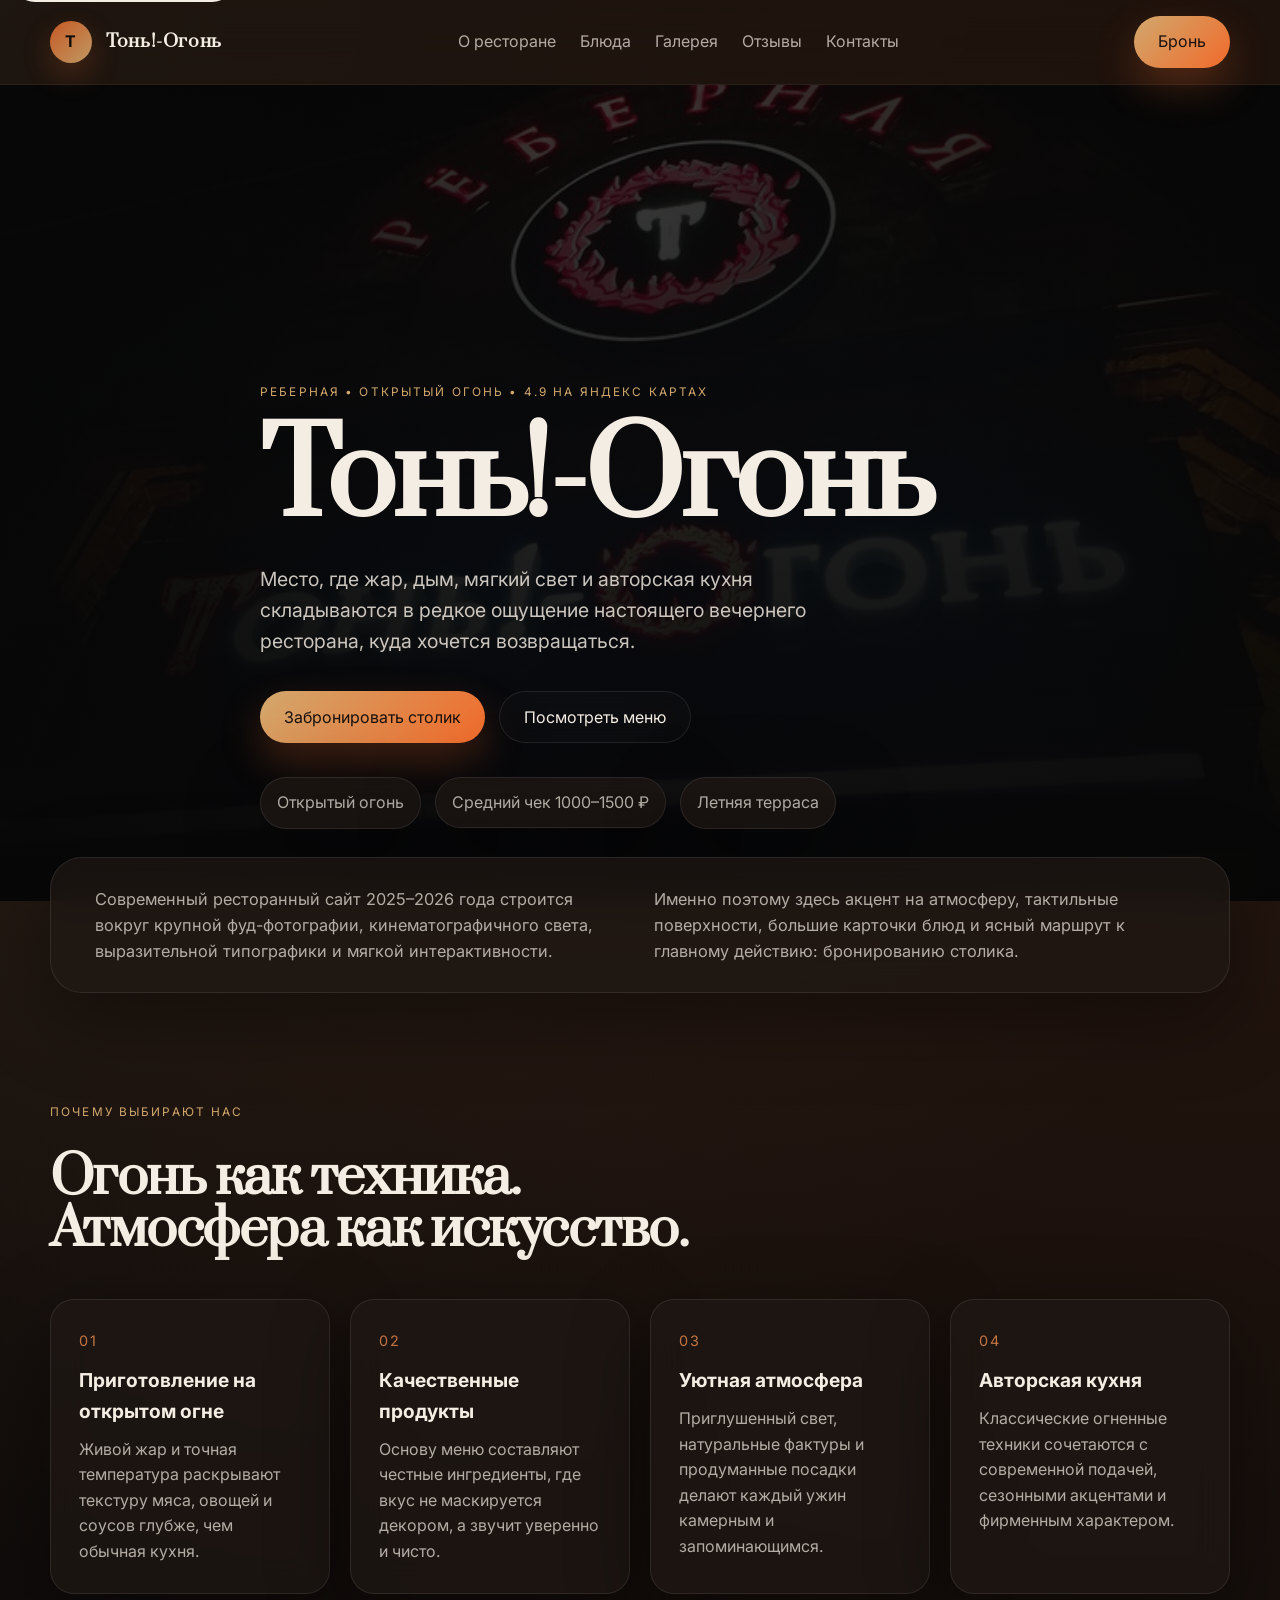
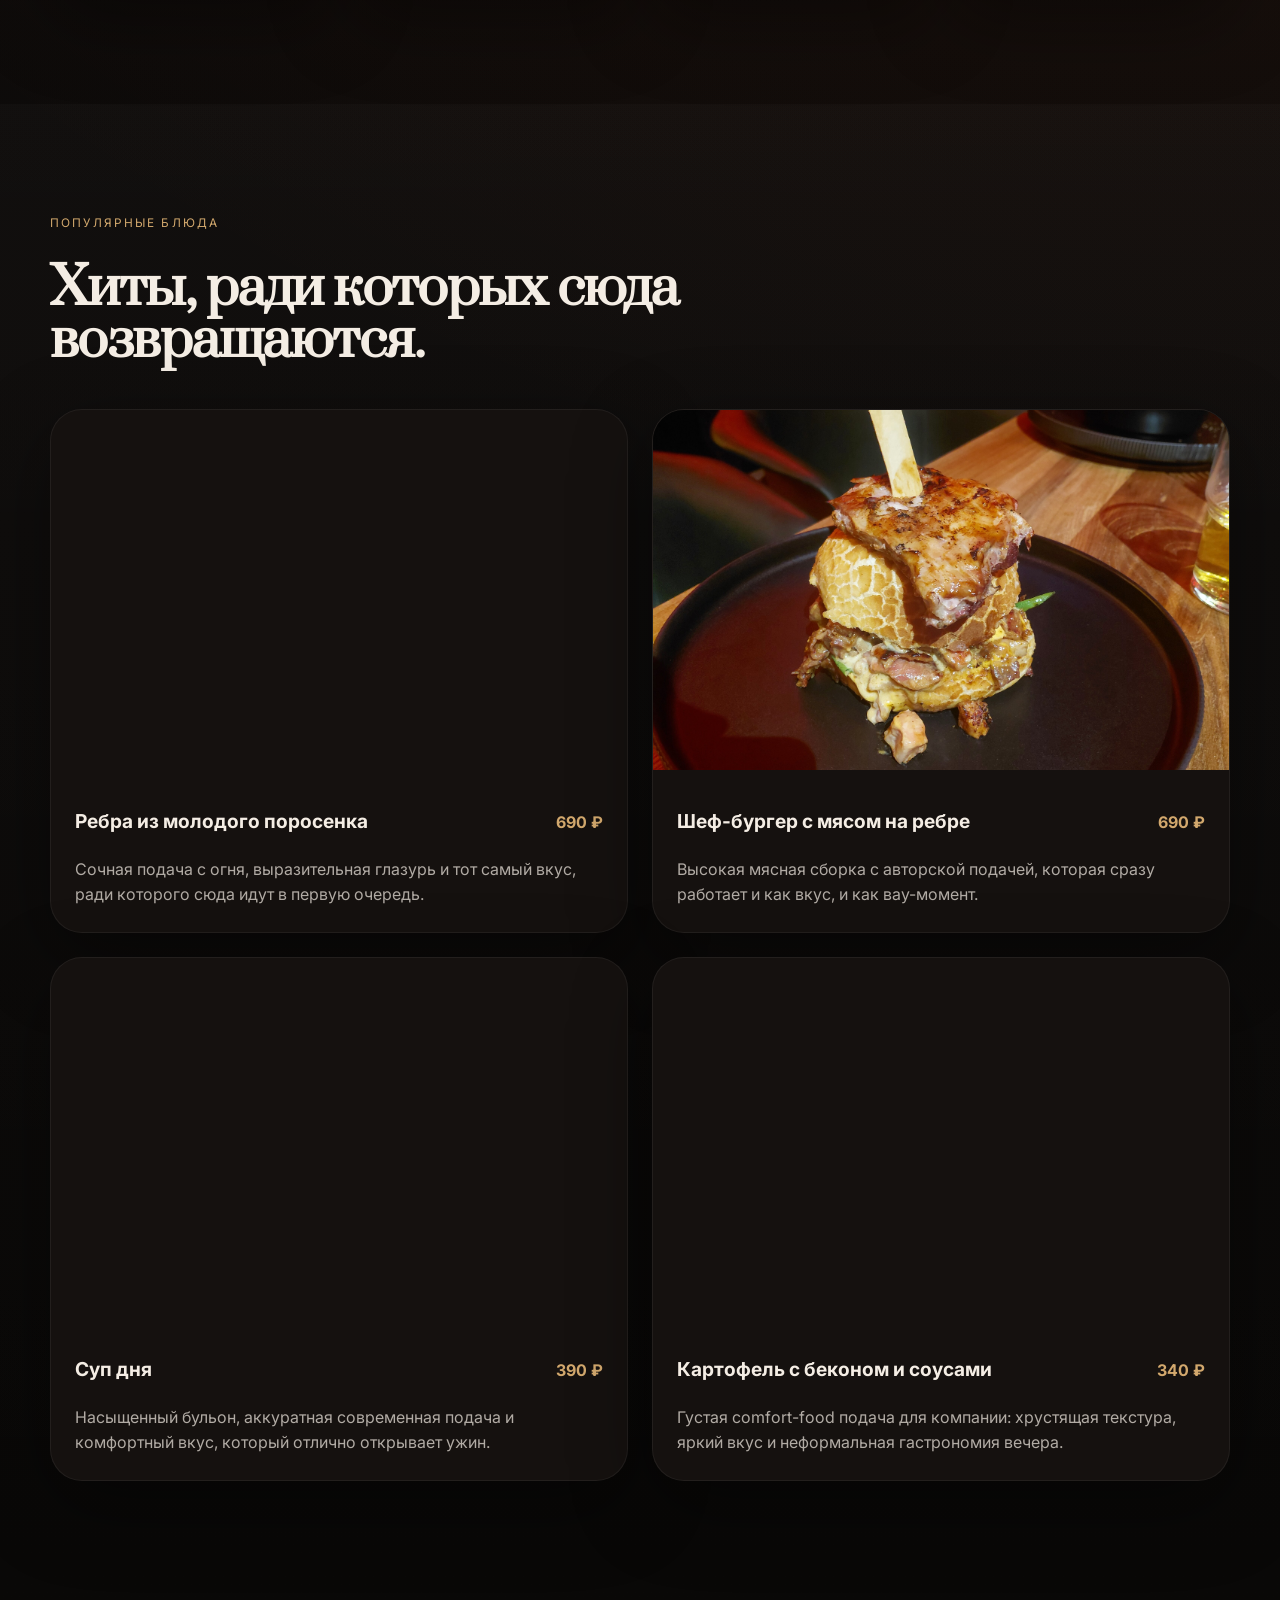
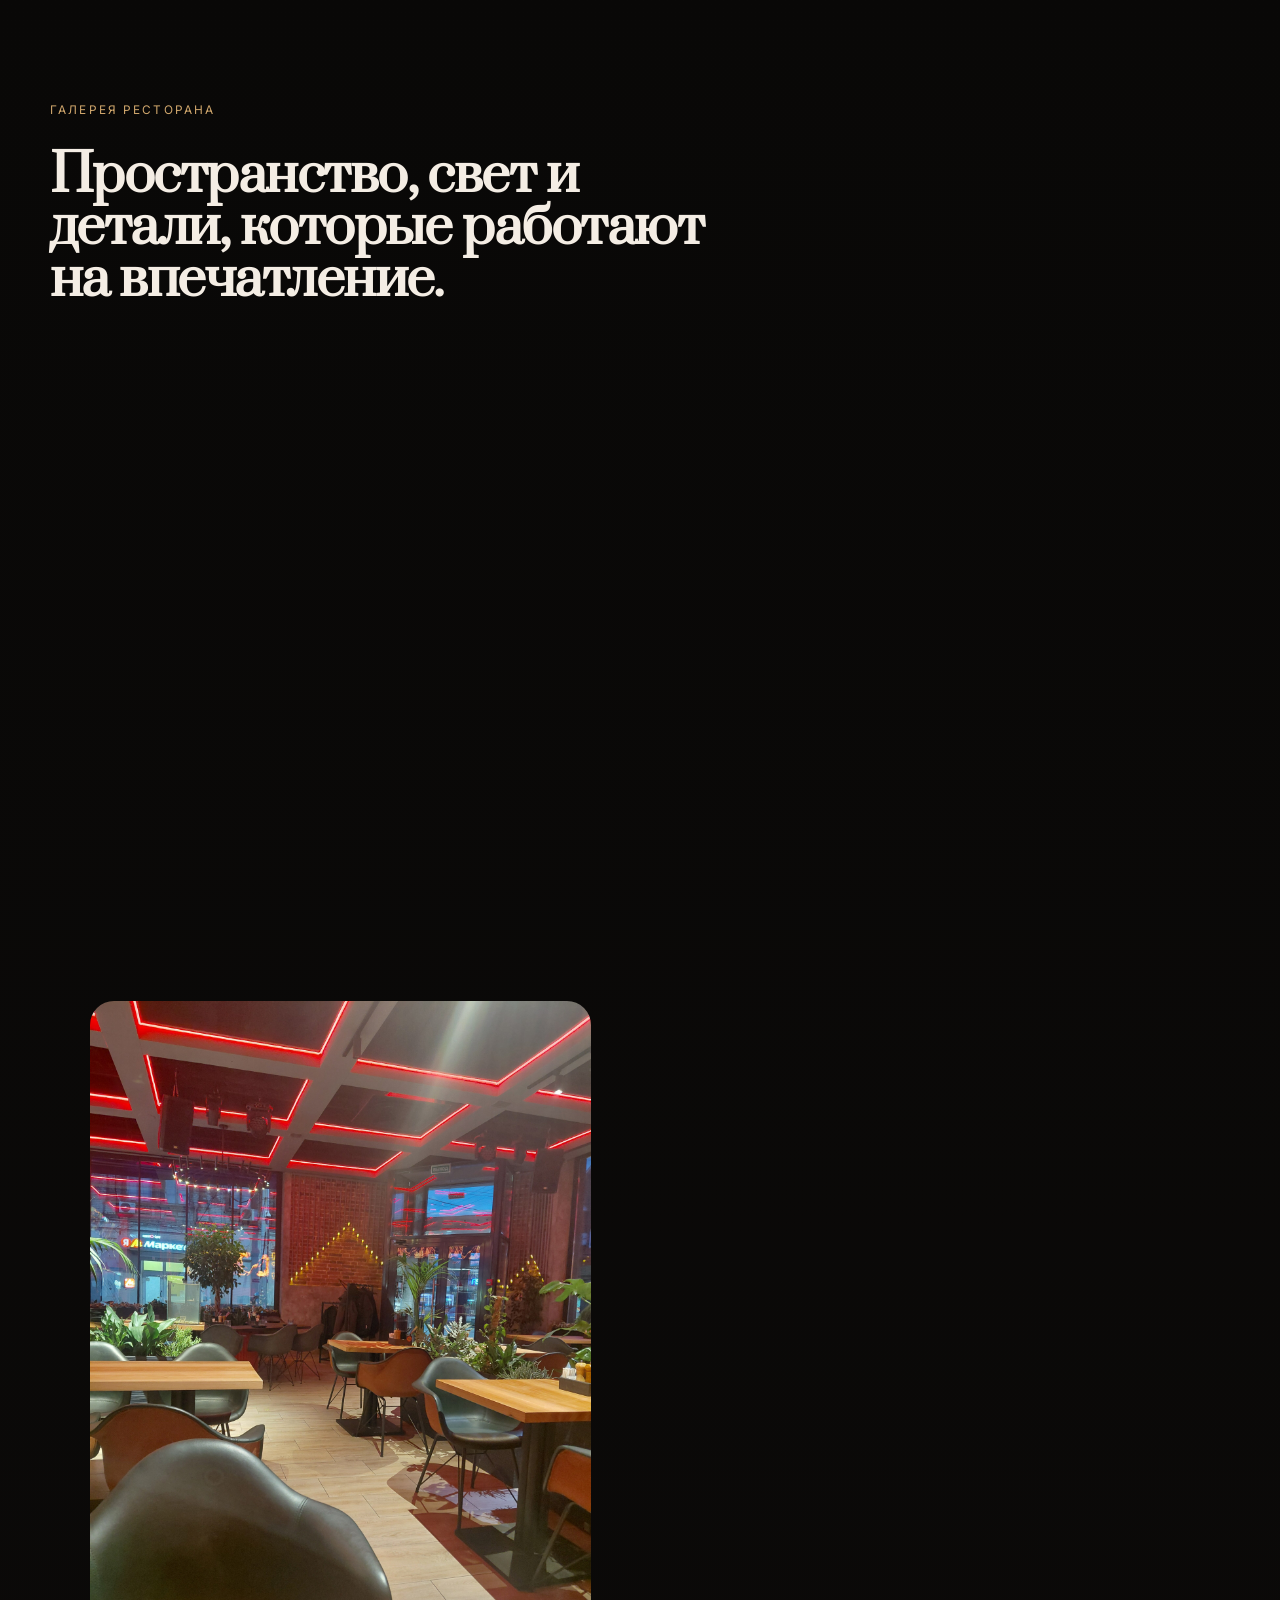
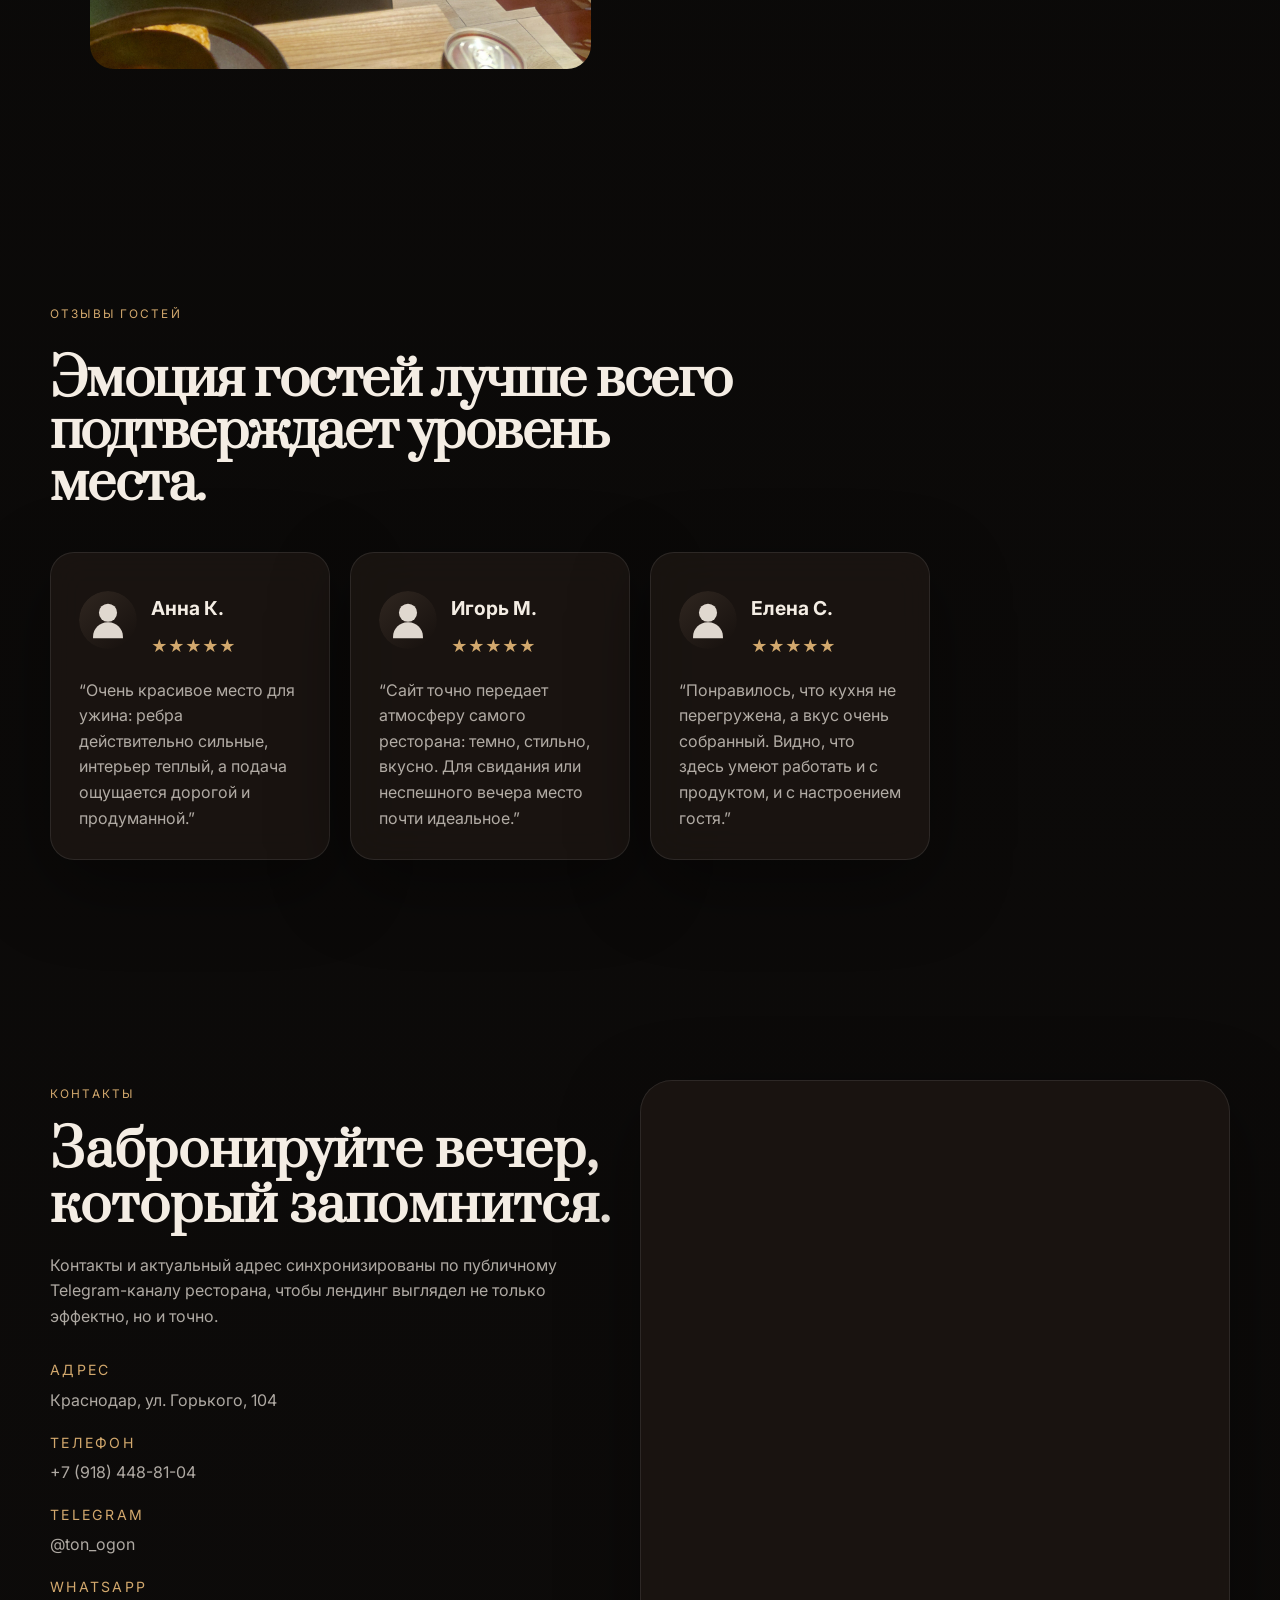
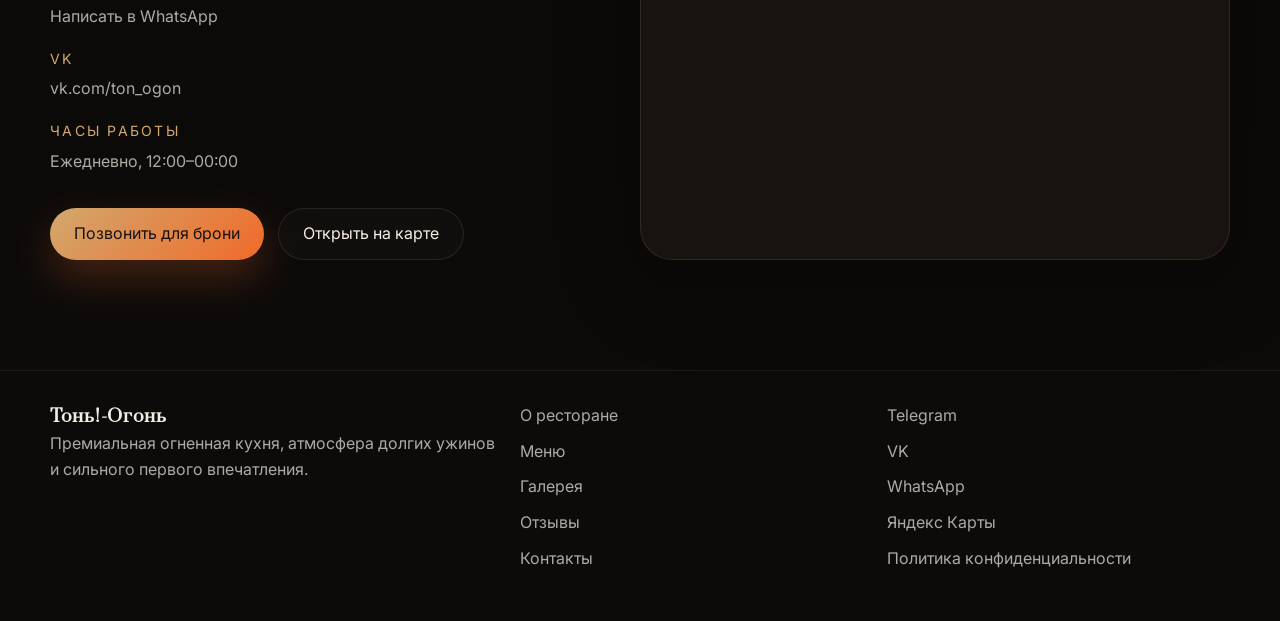
<file: index.html>
<!DOCTYPE html>
<html lang="ru">
<head>
  <meta charset="UTF-8">
  <meta name="viewport" content="width=device-width, initial-scale=1.0">
  <title>Тонь!-Огонь | Реберная и огненная кухня</title>
  <meta name="description" content="Тонь!-Огонь — современный ресторан с авторской кухней на открытом огне, атмосферным интерьером и блюдами, ради которых хочется бронировать столик сразу.">
  <meta name="theme-color" content="#0f0d0b">
  <meta property="og:title" content="Тонь!-Огонь | Реберная и огненная кухня">
  <meta property="og:description" content="Премиальный ресторан с атмосферой огня, авторской кухней и выразительными блюдами на открытом огне.">
  <meta property="og:type" content="website">
  <meta property="og:image" content="assets/images/exterior.jpg">
  <meta property="og:locale" content="ru_RU">
  <link rel="preconnect" href="https://fonts.googleapis.com">
  <link rel="preconnect" href="https://fonts.gstatic.com" crossorigin>
  <link href="https://fonts.googleapis.com/css2?family=Inter:wght@400;500;600;700;800&family=Prata&display=swap" rel="stylesheet">
  <link rel="stylesheet" href="styles.css">
  <script type="application/ld+json">
    {
      "@context": "https://schema.org",
      "@type": "Restaurant",
      "name": "Тонь!-Огонь",
      "servesCuisine": ["Авторская кухня", "Гриль", "Европейская кухня"],
      "image": "assets/images/exterior.jpg",
      "telephone": "+7 (918) 448-81-04",
      "address": {
        "@type": "PostalAddress",
        "streetAddress": "ул. Горького, 104, Краснодар",
        "addressCountry": "RU"
      },
      "url": "https://example.com",
      "priceRange": "₽₽",
      "aggregateRating": {
        "@type": "AggregateRating",
        "ratingValue": "4.9",
        "reviewCount": "250"
      },
      "openingHoursSpecification": [
        {
          "@type": "OpeningHoursSpecification",
          "dayOfWeek": [
            "Monday",
            "Tuesday",
            "Wednesday",
            "Thursday",
            "Friday",
            "Saturday",
            "Sunday"
          ],
          "opens": "12:00",
          "closes": "00:00"
        }
      ]
    }
  </script>
</head>
<body>
  <a class="skip-link" href="#main">Перейти к содержимому</a>

  <header class="site-header">
    <div class="container header-inner">
      <a class="brand" href="#hero" aria-label="Тонь!-Огонь">
        <span class="brand-mark">Т</span>
        <span class="brand-text">Тонь!-Огонь</span>
      </a>
      <nav class="site-nav" aria-label="Основная навигация">
        <a href="#about">О ресторане</a>
        <a href="#menu">Блюда</a>
        <a href="#gallery">Галерея</a>
        <a href="#reviews">Отзывы</a>
        <a href="#contacts">Контакты</a>
      </nav>
      <a class="header-action" href="#contacts">Бронь</a>
    </div>
  </header>

  <main id="main">
    <section class="hero" id="hero">
      <div class="hero-media" aria-hidden="true">
        <img src="assets/images/exterior.jpg?v=2" alt="">
      </div>
      <div class="hero-overlay"></div>
      <div class="container hero-content">
        <div class="eyebrow reveal">Реберная • Открытый огонь • 4.9 на Яндекс Картах</div>
        <h1 class="hero-title reveal">Тонь!-Огонь</h1>
        <p class="hero-copy reveal">
          Место, где жар, дым, мягкий свет и авторская кухня складываются в редкое ощущение
          настоящего вечернего ресторана, куда хочется возвращаться.
        </p>
        <div class="hero-actions reveal">
          <a class="button button-primary" href="#contacts">Забронировать столик</a>
          <a class="button button-secondary" href="#menu">Посмотреть меню</a>
        </div>
        <ul class="hero-facts reveal" aria-label="Преимущества ресторана">
          <li>Открытый огонь</li>
          <li>Средний чек 1000–1500 ₽</li>
          <li>Летняя терраса</li>
        </ul>
      </div>
    </section>

    <section class="section intro-strip reveal">
      <div class="container intro-grid">
        <p>Современный ресторанный сайт 2025–2026 года строится вокруг крупной фуд-фотографии, кинематографичного света, выразительной типографики и мягкой интерактивности.</p>
        <p>Именно поэтому здесь акцент на атмосферу, тактильные поверхности, большие карточки блюд и ясный маршрут к главному действию: бронированию столика.</p>
      </div>
    </section>

    <section class="section" id="about">
      <div class="container">
        <div class="section-heading reveal">
          <span class="section-kicker">Почему выбирают нас</span>
          <h2>Огонь как техника. Атмосфера как искусство.</h2>
        </div>
        <div class="features-grid">
          <article class="feature-card reveal">
            <span class="feature-number">01</span>
            <h3>Приготовление на открытом огне</h3>
            <p>Живой жар и точная температура раскрывают текстуру мяса, овощей и соусов глубже, чем обычная кухня.</p>
          </article>
          <article class="feature-card reveal">
            <span class="feature-number">02</span>
            <h3>Качественные продукты</h3>
            <p>Основу меню составляют честные ингредиенты, где вкус не маскируется декором, а звучит уверенно и чисто.</p>
          </article>
          <article class="feature-card reveal">
            <span class="feature-number">03</span>
            <h3>Уютная атмосфера</h3>
            <p>Приглушенный свет, натуральные фактуры и продуманные посадки делают каждый ужин камерным и запоминающимся.</p>
          </article>
          <article class="feature-card reveal">
            <span class="feature-number">04</span>
            <h3>Авторская кухня</h3>
            <p>Классические огненные техники сочетаются с современной подачей, сезонными акцентами и фирменным характером.</p>
          </article>
        </div>
      </div>
    </section>

    <section class="section menu-section" id="menu">
      <div class="container">
        <div class="section-heading reveal">
          <span class="section-kicker">Популярные блюда</span>
          <h2>Хиты, ради которых сюда возвращаются.</h2>
        </div>
        <div class="menu-grid">
          <article class="menu-card reveal">
            <img src="assets/images/final/menu-ribs-20260628.jpg" alt="Фирменные ребра на деревянной подаче" loading="lazy" decoding="async">
            <div class="menu-card-content">
              <div class="menu-card-top">
                <h3>Ребра из молодого поросенка</h3>
                <span>690 ₽</span>
              </div>
              <p>Сочная подача с огня, выразительная глазурь и тот самый вкус, ради которого сюда идут в первую очередь.</p>
            </div>
          </article>
          <article class="menu-card reveal">
            <img src="assets/images/final/menu-burger-20260628.jpg" alt="Шеф-бургер с мясом на ребре" loading="lazy" decoding="async">
            <div class="menu-card-content">
              <div class="menu-card-top">
                <h3>Шеф-бургер с мясом на ребре</h3>
                <span>690 ₽</span>
              </div>
              <p>Высокая мясная сборка с авторской подачей, которая сразу работает и как вкус, и как вау-момент.</p>
            </div>
          </article>
          <article class="menu-card reveal">
            <img src="assets/images/final/menu-soup-20260628.jpg" alt="Суп дня в черной подаче" loading="lazy" decoding="async">
            <div class="menu-card-content">
              <div class="menu-card-top">
                <h3>Суп дня</h3>
                <span>390 ₽</span>
              </div>
              <p>Насыщенный бульон, аккуратная современная подача и комфортный вкус, который отлично открывает ужин.</p>
            </div>
          </article>
          <article class="menu-card reveal">
            <img src="assets/images/final/menu-snack-20260628.jpg" alt="Картофельная закуска с соусами и беконом" loading="lazy" decoding="async">
            <div class="menu-card-content">
              <div class="menu-card-top">
                <h3>Картофель с беконом и соусами</h3>
                <span>340 ₽</span>
              </div>
              <p>Густая comfort-food подача для компании: хрустящая текстура, яркий вкус и неформальная гастрономия вечера.</p>
            </div>
          </article>
        </div>
      </div>
    </section>

    <section class="section gallery-section" id="gallery">
      <div class="container">
        <div class="section-heading reveal">
          <span class="section-kicker">Галерея ресторана</span>
          <h2>Пространство, свет и детали, которые работают на впечатление.</h2>
        </div>
        <div class="gallery-grid">
          <figure class="gallery-card gallery-card-large reveal">
            <img src="assets/images/final/gallery-main-20260628.jpg" alt="Основной зал ресторана с теплой подсветкой" loading="lazy" decoding="async">
          </figure>
          <figure class="gallery-card reveal">
            <img src="assets/images/final/gallery-fire-20260628.jpg" alt="Интерьер ресторана с открытой кухней и огненными экранами" loading="lazy" decoding="async">
          </figure>
          <figure class="gallery-card reveal">
            <img src="assets/images/final/gallery-window-20260628.jpg" alt="Вечерний зал ресторана с большими окнами" loading="lazy" decoding="async">
          </figure>
          <figure class="gallery-card reveal">
            <img src="assets/images/final/gallery-sign-20260628.jpg" alt="Вывеска и входная группа ресторана Тонь!-Огонь" loading="lazy" decoding="async">
          </figure>
          <figure class="gallery-card gallery-card-wide reveal">
            <img src="assets/images/final/gallery-hall-20260628.jpg" alt="Современный интерьер ресторана с мягким светом" loading="lazy" decoding="async">
          </figure>
        </div>
      </div>
    </section>

    <section class="section reviews-section" id="reviews">
      <div class="container">
        <div class="section-heading reveal">
          <span class="section-kicker">Отзывы гостей</span>
          <h2>Эмоция гостей лучше всего подтверждает уровень места.</h2>
        </div>
        <div class="reviews-grid">
          <article class="review-card reveal">
            <div class="review-head">
              <img src="assets/icons/avatar-user.svg?v=2" alt="" loading="lazy" decoding="async">
              <div>
                <h3>Анна К.</h3>
                <p>★★★★★</p>
              </div>
            </div>
            <p>“Очень красивое место для ужина: ребра действительно сильные, интерьер теплый, а подача ощущается дорогой и продуманной.”</p>
          </article>
          <article class="review-card reveal">
            <div class="review-head">
              <img src="assets/icons/avatar-user.svg?v=2" alt="" loading="lazy" decoding="async">
              <div>
                <h3>Игорь М.</h3>
                <p>★★★★★</p>
              </div>
            </div>
            <p>“Сайт точно передает атмосферу самого ресторана: темно, стильно, вкусно. Для свидания или неспешного вечера место почти идеальное.”</p>
          </article>
          <article class="review-card reveal">
            <div class="review-head">
              <img src="assets/icons/avatar-user.svg?v=2" alt="" loading="lazy" decoding="async">
              <div>
                <h3>Елена С.</h3>
                <p>★★★★★</p>
              </div>
            </div>
            <p>“Понравилось, что кухня не перегружена, а вкус очень собранный. Видно, что здесь умеют работать и с продуктом, и с настроением гостя.”</p>
          </article>
        </div>
      </div>
    </section>

    <section class="section contacts-section" id="contacts">
      <div class="container contacts-grid">
        <div class="contacts-copy reveal">
          <span class="section-kicker">Контакты</span>
          <h2>Забронируйте вечер, который запомнится.</h2>
          <p>Контакты и актуальный адрес синхронизированы по публичному Telegram-каналу ресторана, чтобы лендинг выглядел не только эффектно, но и точно.</p>
          <dl class="contact-list">
            <div>
              <dt>Адрес</dt>
              <dd>Краснодар, ул. Горького, 104</dd>
            </div>
            <div>
              <dt>Телефон</dt>
              <dd><a href="tel:+79184488104">+7 (918) 448-81-04</a></dd>
            </div>
            <div>
              <dt>Telegram</dt>
              <dd><a href="https://t.me/ton_ogon" target="_blank" rel="noreferrer">@ton_ogon</a></dd>
            </div>
            <div>
              <dt>WhatsApp</dt>
              <dd><a href="https://wa.me/79184488104" target="_blank" rel="noreferrer">Написать в WhatsApp</a></dd>
            </div>
            <div>
              <dt>VK</dt>
              <dd><a href="http://vk.com/ton_ogon" target="_blank" rel="noreferrer">vk.com/ton_ogon</a></dd>
            </div>
            <div>
              <dt>Часы работы</dt>
              <dd>Ежедневно, 12:00–00:00</dd>
            </div>
          </dl>
          <div class="hero-actions">
            <a class="button button-primary" href="tel:+79184488104">Позвонить для брони</a>
            <a class="button button-secondary" href="https://yandex.ru/maps/-/CTUsiT-D" target="_blank" rel="noreferrer">Открыть на карте</a>
          </div>
        </div>
        <div class="map-card reveal">
          <iframe
            title="Карта ресторана Тонь!-Огонь"
            src="https://www.google.com/maps?q=%D0%9A%D1%80%D0%B0%D1%81%D0%BD%D0%BE%D0%B4%D0%B0%D1%80,%20%D1%83%D0%BB.%20%D0%93%D0%BE%D1%80%D1%8C%D0%BA%D0%BE%D0%B3%D0%BE,%20104&output=embed"
            loading="lazy"
            referrerpolicy="no-referrer-when-downgrade">
          </iframe>
        </div>
      </div>
    </section>
  </main>

  <footer class="site-footer">
    <div class="container footer-inner">
      <div>
        <a class="brand brand-footer" href="#hero">Тонь!-Огонь</a>
        <p>Премиальная огненная кухня, атмосфера долгих ужинов и сильного первого впечатления.</p>
      </div>
      <div class="footer-links">
        <a href="#about">О ресторане</a>
        <a href="#menu">Меню</a>
        <a href="#gallery">Галерея</a>
        <a href="#reviews">Отзывы</a>
        <a href="#contacts">Контакты</a>
      </div>
      <div class="footer-links">
        <a href="https://t.me/ton_ogon" target="_blank" rel="noreferrer">Telegram</a>
        <a href="http://vk.com/ton_ogon" target="_blank" rel="noreferrer">VK</a>
        <a href="https://wa.me/79184488104" target="_blank" rel="noreferrer">WhatsApp</a>
        <a href="https://yandex.ru/maps/-/CTUsiT-D" target="_blank" rel="noreferrer">Яндекс Карты</a>
        <a href="privacy.html">Политика конфиденциальности</a>
      </div>
    </div>
  </footer>

  <script src="script.js"></script>
</body>
</html>
</file>
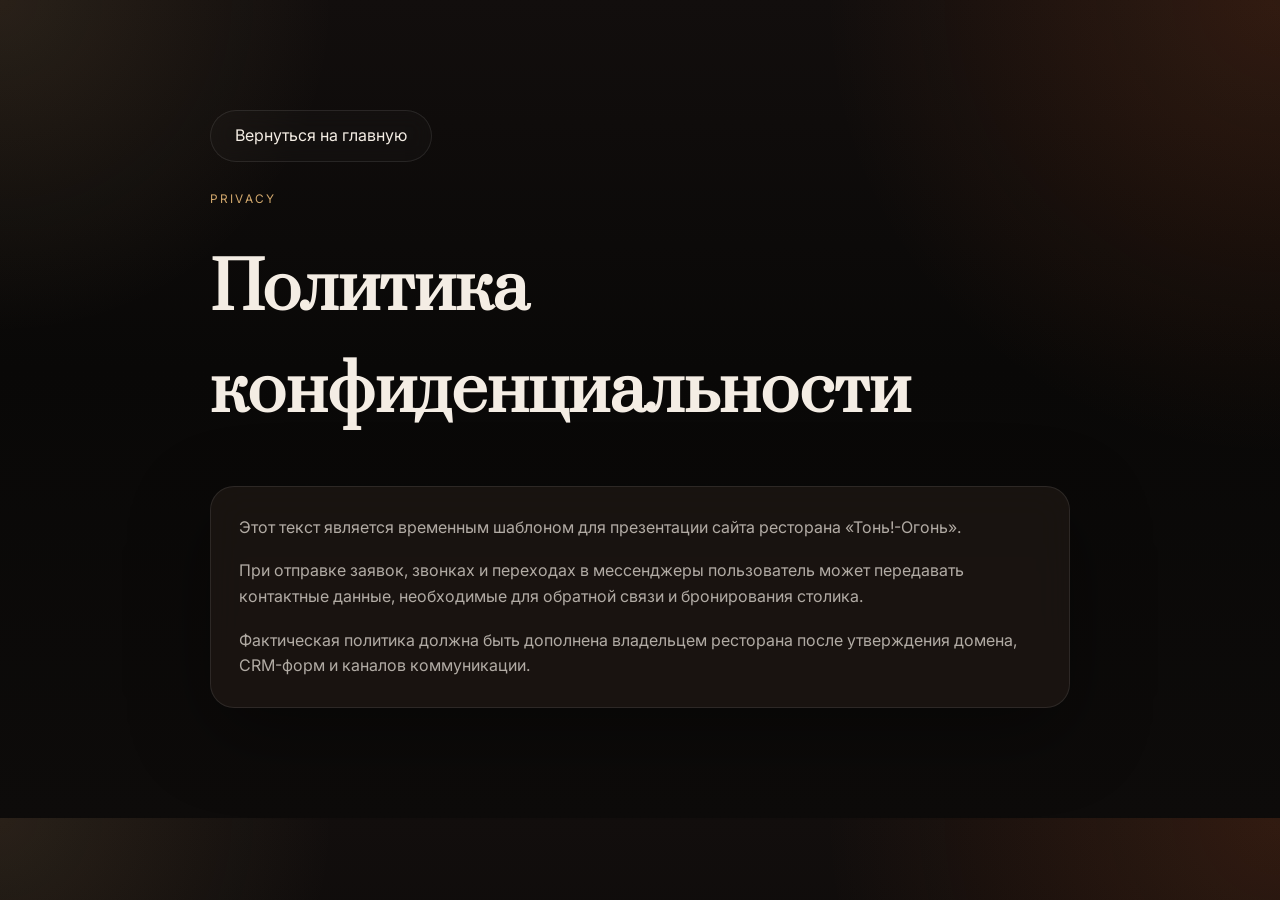
<file: privacy.html>
<!DOCTYPE html>
<html lang="ru">
<head>
  <meta charset="UTF-8">
  <meta name="viewport" content="width=device-width, initial-scale=1.0">
  <title>Политика конфиденциальности | Тонь!-Огонь</title>
  <meta name="description" content="Политика конфиденциальности ресторана Тонь!-Огонь.">
  <link rel="preconnect" href="https://fonts.googleapis.com">
  <link rel="preconnect" href="https://fonts.gstatic.com" crossorigin>
  <link href="https://fonts.googleapis.com/css2?family=Inter:wght@400;500;600;700&family=Prata&display=swap" rel="stylesheet">
  <link rel="stylesheet" href="styles.css">
</head>
<body>
  <main class="section">
    <div class="container" style="max-width: 860px;">
      <a class="button button-secondary" href="index.html" style="margin-bottom: 28px;">Вернуться на главную</a>
      <div class="section-heading">
        <span class="section-kicker">Privacy</span>
        <h1 style="font-family: Prata, serif; margin: 0; font-size: clamp(2.2rem, 5vw, 4rem);">Политика конфиденциальности</h1>
      </div>
      <div class="feature-card" style="display: grid; gap: 18px;">
        <p>Этот текст является временным шаблоном для презентации сайта ресторана «Тонь!-Огонь».</p>
        <p>При отправке заявок, звонках и переходах в мессенджеры пользователь может передавать контактные данные, необходимые для обратной связи и бронирования столика.</p>
        <p>Фактическая политика должна быть дополнена владельцем ресторана после утверждения домена, CRM-форм и каналов коммуникации.</p>
      </div>
    </div>
  </main>
</body>
</html>
</file>
<file: styles.css>
:root {
  --bg: #0b0908;
  --bg-elevated: rgba(31, 24, 20, 0.72);
  --surface: #15110f;
  --surface-soft: #1f1916;
  --border: rgba(255, 255, 255, 0.09);
  --text: #f4ede4;
  --muted: rgba(244, 237, 228, 0.7);
  --gold: #d2a86d;
  --copper: #c57542;
  --fire: #f06a2a;
  --shadow: 0 24px 80px rgba(0, 0, 0, 0.4);
  --radius-xl: 32px;
  --radius-lg: 24px;
  --radius-md: 18px;
  --container: min(1180px, calc(100% - 32px));
}

*,
*::before,
*::after {
  box-sizing: border-box;
}

html {
  scroll-behavior: smooth;
}

body {
  margin: 0;
  font-family: "Inter", sans-serif;
  color: var(--text);
  background:
    radial-gradient(circle at top right, rgba(240, 106, 42, 0.14), transparent 30%),
    radial-gradient(circle at top left, rgba(210, 168, 109, 0.12), transparent 22%),
    linear-gradient(180deg, #120e0d 0%, #090807 45%, #0d0b0a 100%);
  line-height: 1.6;
  min-width: 320px;
}

img {
  display: block;
  max-width: 100%;
}

a {
  color: inherit;
  text-decoration: none;
}

button,
input,
textarea,
select {
  font: inherit;
}

.skip-link {
  position: absolute;
  left: 12px;
  top: -44px;
  z-index: 100;
  background: var(--text);
  color: #111;
  padding: 10px 14px;
  border-radius: 999px;
}

.skip-link:focus {
  top: 12px;
}

.container {
  width: var(--container);
  margin: 0 auto;
}

.site-header {
  position: sticky;
  top: 0;
  z-index: 30;
  backdrop-filter: blur(20px);
  background: rgba(8, 7, 7, 0.48);
  border-bottom: 1px solid rgba(255, 255, 255, 0.05);
}

.header-inner {
  display: flex;
  align-items: center;
  justify-content: space-between;
  gap: 20px;
  min-height: 84px;
}

.brand {
  display: inline-flex;
  align-items: center;
  gap: 14px;
  font-weight: 700;
  letter-spacing: 0.04em;
}

.brand-mark {
  width: 42px;
  height: 42px;
  display: grid;
  place-items: center;
  border-radius: 50%;
  background: linear-gradient(135deg, rgba(240, 106, 42, 0.8), rgba(210, 168, 109, 0.9));
  color: #130d08;
  box-shadow: 0 12px 30px rgba(240, 106, 42, 0.22);
}

.brand-text,
.brand-footer {
  font-family: "Prata", serif;
  font-size: 1.1rem;
}

.site-nav {
  display: flex;
  align-items: center;
  gap: 24px;
  color: var(--muted);
}

.site-nav a:hover,
.site-nav a:focus-visible,
.footer-links a:hover,
.footer-links a:focus-visible {
  color: var(--text);
}

.header-action,
.button {
  display: inline-flex;
  align-items: center;
  justify-content: center;
  min-height: 52px;
  padding: 0 24px;
  border-radius: 999px;
  transition: transform 220ms ease, border-color 220ms ease, background-color 220ms ease, box-shadow 220ms ease;
}

.header-action,
.button-primary {
  background: linear-gradient(135deg, var(--gold), var(--fire));
  color: #18110d;
  box-shadow: 0 18px 40px rgba(240, 106, 42, 0.25);
}

.button-secondary {
  border: 1px solid var(--border);
  background: rgba(255, 255, 255, 0.02);
  backdrop-filter: blur(10px);
}

.header-action:hover,
.button:hover,
.header-action:focus-visible,
.button:focus-visible {
  transform: translateY(-2px);
}

.hero {
  position: relative;
  min-height: calc(100svh - 84px);
  display: grid;
  align-items: end;
  overflow: clip;
}

.hero-media,
.hero-overlay {
  position: absolute;
  inset: 0;
}

.hero-media img {
  width: 100%;
  height: 100%;
  object-fit: cover;
  filter: saturate(1.05) contrast(1.02) brightness(0.52);
  transform: scale(1.04);
}

.hero-overlay {
  background:
    linear-gradient(180deg, rgba(7, 7, 7, 0.25) 0%, rgba(7, 7, 7, 0.7) 60%, rgba(7, 7, 7, 0.95) 100%),
    linear-gradient(90deg, rgba(7, 7, 7, 0.88) 0%, rgba(7, 7, 7, 0.4) 45%, rgba(7, 7, 7, 0.72) 100%);
}

.hero-content {
  position: relative;
  z-index: 1;
  padding: 120px 0 72px;
  max-width: 760px;
}

.eyebrow,
.section-kicker {
  display: inline-flex;
  align-items: center;
  gap: 10px;
  color: var(--gold);
  text-transform: uppercase;
  letter-spacing: 0.18em;
  font-size: 0.74rem;
  margin-bottom: 20px;
}

.hero-title,
.section-heading h2 {
  font-family: "Prata", serif;
  line-height: 1.02;
  letter-spacing: -0.03em;
  margin: 0;
}

.hero-title {
  font-size: clamp(3.8rem, 10vw, 7.2rem);
}

.hero-copy {
  max-width: 620px;
  font-size: clamp(1.02rem, 2vw, 1.22rem);
  color: rgba(244, 237, 228, 0.82);
  margin: 24px 0 0;
}

.hero-actions {
  display: flex;
  flex-wrap: wrap;
  gap: 14px;
  margin-top: 34px;
}

.hero-facts {
  list-style: none;
  padding: 0;
  margin: 34px 0 0;
  display: flex;
  flex-wrap: wrap;
  gap: 14px;
}

.hero-facts li,
.intro-strip,
.feature-card,
.review-card,
.map-card {
  border: 1px solid var(--border);
  background: var(--bg-elevated);
  backdrop-filter: blur(18px);
  box-shadow: var(--shadow);
}

.hero-facts li {
  padding: 12px 16px;
  border-radius: 999px;
  color: var(--muted);
}

.section {
  padding: 110px 0;
}

.intro-strip {
  width: var(--container);
  margin: -44px auto 0;
  position: relative;
  z-index: 2;
  border-radius: var(--radius-xl);
  padding: 28px;
}

.intro-grid {
  display: grid;
  grid-template-columns: repeat(2, minmax(0, 1fr));
  gap: 28px;
}

.intro-grid p {
  margin: 0;
  color: var(--muted);
  font-size: 1.02rem;
}

.section-heading {
  display: grid;
  gap: 10px;
  max-width: 700px;
  margin-bottom: 42px;
}

.section-heading h2 {
  font-size: clamp(2rem, 4vw, 3.4rem);
}

.features-grid,
.reviews-grid {
  display: grid;
  grid-template-columns: repeat(4, minmax(0, 1fr));
  gap: 20px;
}

.feature-card,
.review-card {
  padding: 28px;
  border-radius: var(--radius-lg);
}

.feature-number {
  color: var(--copper);
  font-size: 0.9rem;
  letter-spacing: 0.16em;
}

.feature-card h3,
.menu-card h3,
.review-card h3 {
  margin: 12px 0 10px;
  font-size: 1.2rem;
}

.feature-card p,
.menu-card p,
.review-card p,
.contacts-copy p,
.site-footer p,
.contact-list dd {
  color: var(--muted);
  margin: 0;
}

.menu-section {
  background: linear-gradient(180deg, rgba(255, 255, 255, 0.02), rgba(255, 255, 255, 0));
}

.menu-grid {
  display: grid;
  grid-template-columns: repeat(2, minmax(0, 1fr));
  gap: 24px;
}

.menu-card {
  overflow: hidden;
  border-radius: var(--radius-xl);
  background: var(--surface);
  border: 1px solid rgba(255, 255, 255, 0.06);
  box-shadow: var(--shadow);
}

.menu-card img {
  width: 100%;
  aspect-ratio: 16 / 10;
  object-fit: cover;
  transition: transform 300ms ease;
}

.menu-card:hover img,
.gallery-card:hover img {
  transform: scale(1.06);
}

.menu-card-content {
  padding: 24px;
}

.menu-card-top {
  display: flex;
  align-items: baseline;
  justify-content: space-between;
  gap: 16px;
  margin-bottom: 10px;
}

.menu-card-top span {
  color: var(--gold);
  font-weight: 700;
  white-space: nowrap;
}

.gallery-grid {
  display: grid;
  grid-template-columns: repeat(12, minmax(0, 1fr));
  gap: 18px;
}

.gallery-card {
  overflow: hidden;
  border-radius: var(--radius-lg);
  min-height: 240px;
}

.gallery-card img {
  width: 100%;
  height: 100%;
  object-fit: cover;
  transition: transform 300ms ease;
}

.gallery-card-large {
  grid-column: span 6;
  grid-row: span 2;
}

.gallery-card-wide {
  grid-column: span 6;
}

.gallery-grid > :not(.gallery-card-large):not(.gallery-card-wide) {
  grid-column: span 3;
}

.review-head {
  display: flex;
  align-items: center;
  gap: 14px;
  margin-bottom: 18px;
}

.review-head img {
  width: 58px;
  height: 58px;
  border-radius: 50%;
  object-fit: cover;
}

.review-head p {
  color: var(--gold);
  margin-top: 4px;
}

.contacts-grid {
  display: grid;
  grid-template-columns: 1fr 1.05fr;
  gap: 28px;
  align-items: stretch;
}

.contacts-copy h2 {
  font-family: "Prata", serif;
  font-size: clamp(2rem, 4vw, 3.2rem);
  line-height: 1.08;
  margin: 0 0 18px;
}

.contact-list {
  display: grid;
  gap: 18px;
  margin: 30px 0 0;
}

.contact-list dt {
  color: var(--gold);
  font-size: 0.88rem;
  text-transform: uppercase;
  letter-spacing: 0.16em;
  margin-bottom: 6px;
}

.contact-list dd a:hover,
.contact-list dd a:focus-visible {
  color: var(--text);
}

.map-card {
  border-radius: var(--radius-xl);
  overflow: hidden;
  min-height: 540px;
}

.map-card iframe {
  width: 100%;
  height: 100%;
  border: 0;
}

.site-footer {
  padding: 32px 0 50px;
  border-top: 1px solid rgba(255, 255, 255, 0.06);
}

.footer-inner {
  display: grid;
  grid-template-columns: 1.3fr 1fr 1fr;
  gap: 24px;
}

.footer-links {
  display: grid;
  gap: 10px;
  color: var(--muted);
}

.reveal {
  opacity: 0;
  transform: translateY(24px);
  transition: opacity 700ms ease, transform 700ms ease;
}

.reveal.is-visible {
  opacity: 1;
  transform: translateY(0);
}

@media (prefers-reduced-motion: reduce) {
  html {
    scroll-behavior: auto;
  }

  .reveal,
  .menu-card img,
  .gallery-card img,
  .button,
  .header-action {
    transition: none;
  }

  .reveal {
    opacity: 1;
    transform: none;
  }
}

@media (max-width: 1080px) {
  .features-grid,
  .reviews-grid {
    grid-template-columns: repeat(2, minmax(0, 1fr));
  }

  .gallery-card-large,
  .gallery-card-wide,
  .gallery-grid > :not(.gallery-card-large):not(.gallery-card-wide) {
    grid-column: span 6;
  }

  .contacts-grid,
  .footer-inner {
    grid-template-columns: 1fr;
  }
}

@media (max-width: 820px) {
  .site-nav {
    display: none;
  }

  .hero-content {
    padding-top: 90px;
  }

  .intro-grid,
  .menu-grid,
  .features-grid,
  .reviews-grid {
    grid-template-columns: 1fr;
  }

  .gallery-card-large,
  .gallery-card-wide,
  .gallery-grid > :not(.gallery-card-large):not(.gallery-card-wide) {
    grid-column: span 12;
  }

  .gallery-card {
    min-height: 220px;
  }

  .section {
    padding: 88px 0;
  }
}

@media (max-width: 560px) {
  .header-inner {
    min-height: 74px;
  }

  .brand-text,
  .brand-footer {
    font-size: 1rem;
  }

  .header-action {
    display: none;
  }

  .hero-title {
    font-size: clamp(3rem, 16vw, 4.4rem);
  }

  .intro-strip {
    padding: 22px;
    margin-top: -28px;
  }

  .feature-card,
  .review-card,
  .menu-card-content {
    padding: 22px;
  }

  .map-card {
    min-height: 360px;
  }
}
</file>
